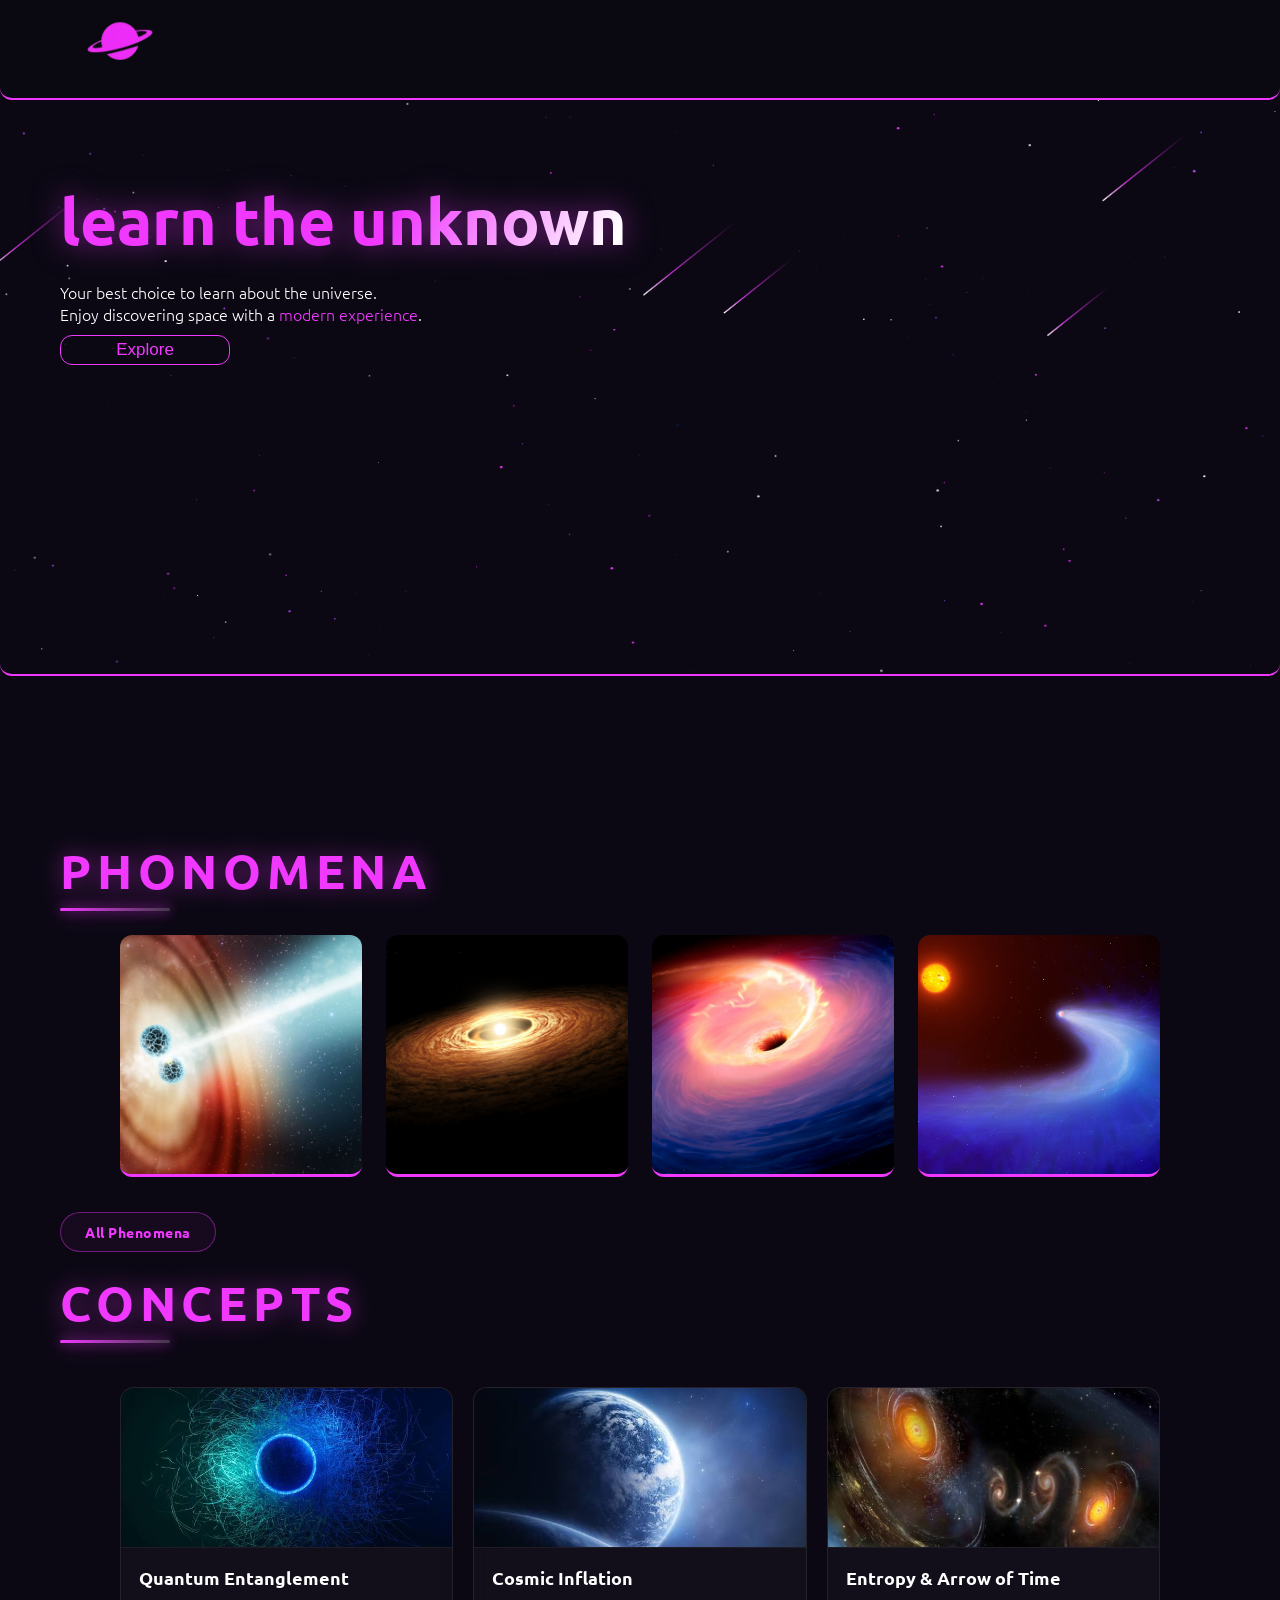
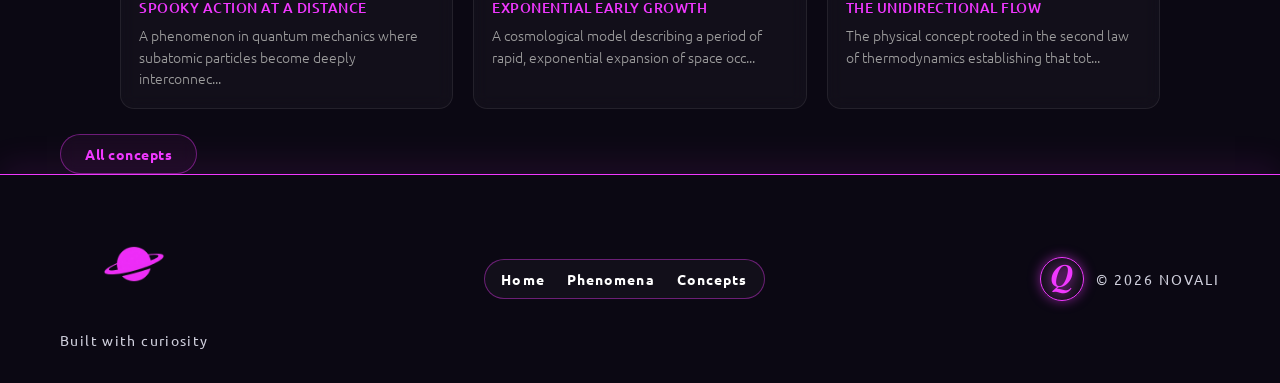
<file: index.html>
<!DOCTYPE html>
<html lang="en">

<head>
    <meta charset="UTF-8">
    <meta name="viewport" content="width=device-width, initial-scale=1.0">
    <link rel="stylesheet" href="https://cdnjs.cloudflare.com/ajax/libs/font-awesome/6.7.2/css/all.min.css">
    <link rel="stylesheet" href="index.css">
    <link rel="icon" href="images/tabImg.png" type="tabImg.png">
    <title>NOVALI</title>
</head>

<body>
    <div class="container">
        <header>
            <h2><img src="images/logo.png" alt="logo"></h2>
            <button class="menu-toggle" type="button" aria-label="Open menu" aria-expanded="false"
                aria-controls="main-menu">
                <i class="fa-solid fa-bars" aria-hidden="true"></i>
            </button>
            <nav id="main-menu" class="main-menu" aria-label="Main navigation">
                <a href="phenomena.html">Phenomena</a>
                <a href="concepts.html">concepts</a>
            </nav>
        </header>

        <div class="hero-section">
            <div class="hero-text">
                <h3>learn the unknown</h3>
                <p>
                    Your best choice to learn about the universe.<br>
                    Enjoy discovering space with a <span>modern experience</span>.
                </p><button id="exploreButton">Explore</button>
            </div>
            <canvas id="spaceCanvas"></canvas>
        </div>

        <div class="content">
            <h3 id="phenomenaTitle" class="section-title">phonomena</h3>
            <div id="cardParent"></div>

        </div>
        <div class="show-more-div">
            <a href="phenomena.html" class="show-more-btn">All Phenomena</a>
        </div>

        <div class="concept-div">
            <h3 class="section-title">concepts</h3>
            <div id="conceptsParent"></div>
        </div>
        <div class="show-more-div">
            <a href="concepts.html" class="show-more-btn">All concepts</a>
        </div>

        <footer class="site-footer">
            <div class="footer-content">
                <div class="footer-brand">
                    <img src="images/logo.png" alt="logo">
                    <p class="footer-tagline">Built with curiosity</p>
                </div>

                <nav class="footer-links" aria-label="Footer navigation">
                    <a href="index.html">Home</a>
                    <a href="phenomena.html">Phenomena</a>
                    <a href="concepts.html">Concepts</a>
                </nav>

                <div class="footer-q">
                    <span class="footer-q-mark">
                        <img src="images/tabImg.png" alt="NOVALI" class="footer-tab-logo">
                    </span>
                    <span class="footer-copy">© 2026 NOVALI</span>
                </div>
            </div>
        </footer>
    </div>
    <script src="index.js"></script>
</body>

</html>
</file>
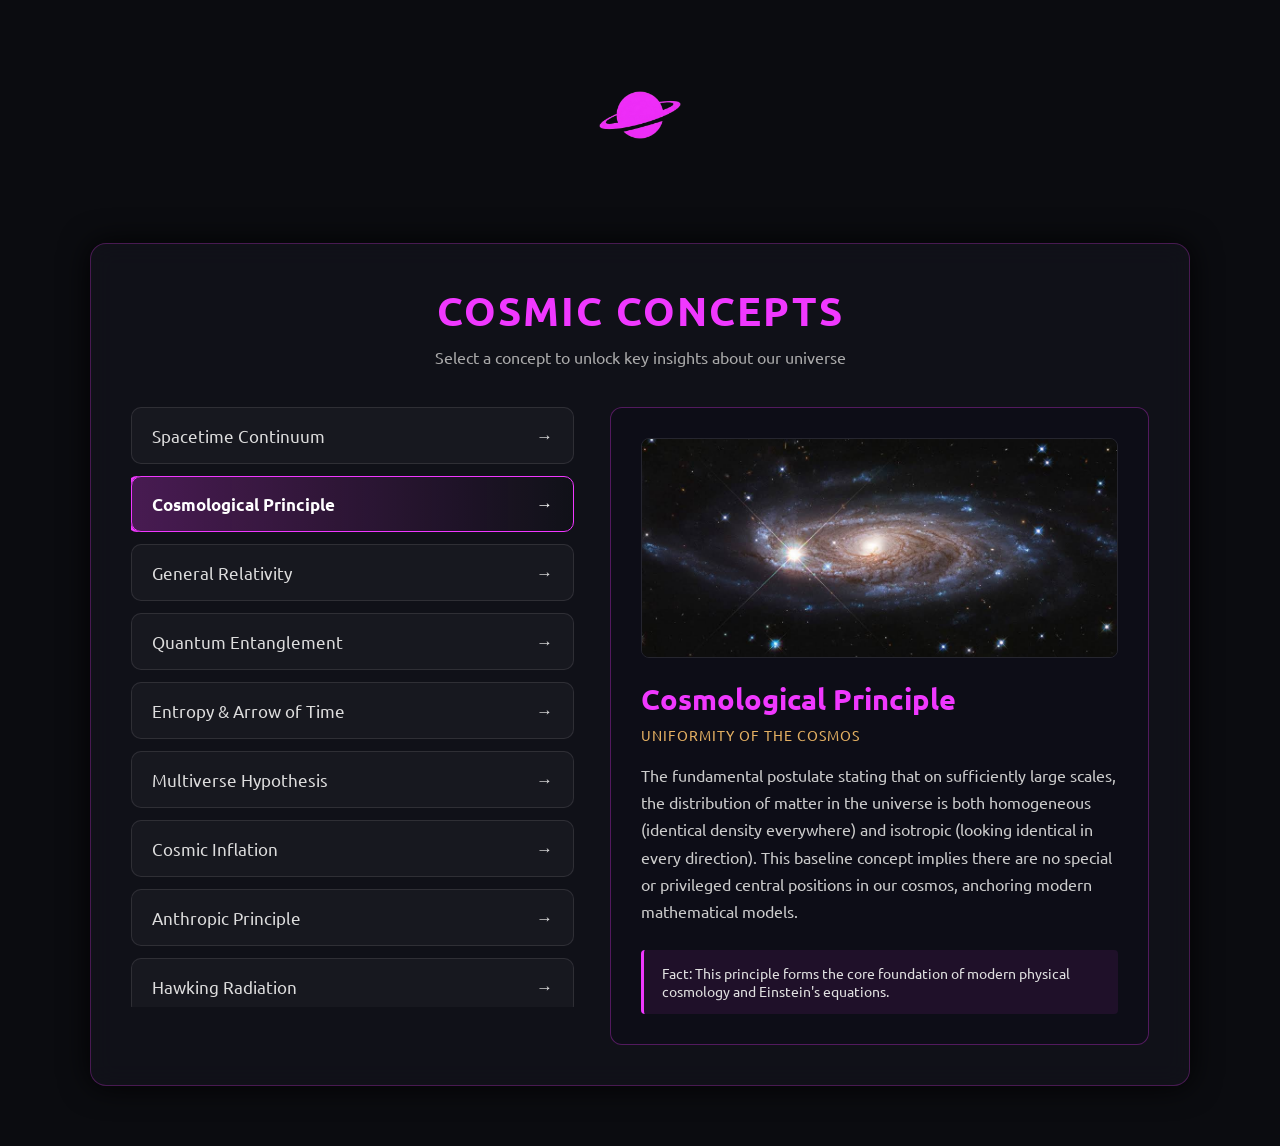
<file: concepts.html>
<!DOCTYPE html>
<html lang="en">

<head>
  <meta charset="UTF-8">
  <meta name="viewport" content="width=device-width, initial-scale=1.0">
  <title>Cosmic Concepts | Space Explorer</title>
  <link href="https://fonts.googleapis.com/css2?family=Ubuntu:wght@300;400;700&display=swap" rel="stylesheet">

  <link rel="stylesheet" href="concepts.css">
  <link rel="icon" href="images/tabImg.png" type="tabImg.png">

</head>

<body>


  <header>
    <a href="index.html" class="logo"><img src="images/logo.png" alt="logo"></a>
  </header>


  <main class="concepts-container">
    <h1 class="page-title">Cosmic Concepts</h1>
    <p class="page-subtitle">Select a concept to unlock key insights about our universe</p>

    <div class="glossary-grid">

      <div class="concepts-list" id="conceptsList"></div>

      <div class="display-card" id="displayCard">
        <div>
          <img id="conceptImg" class="concept-image" src="" alt="Space Concept">
          <h2 id="conceptTitle" class="card-title"></h2>
          <div id="conceptTagline" class="card-tagline"></div>
          <p id="conceptDesc" class="card-description"></p>
        </div>
        <div id="conceptFact" class="fact-box"></div>
      </div>
    </div>
  </main>


  <script src="concepts.js"></script>
</body>

</html>
</file>
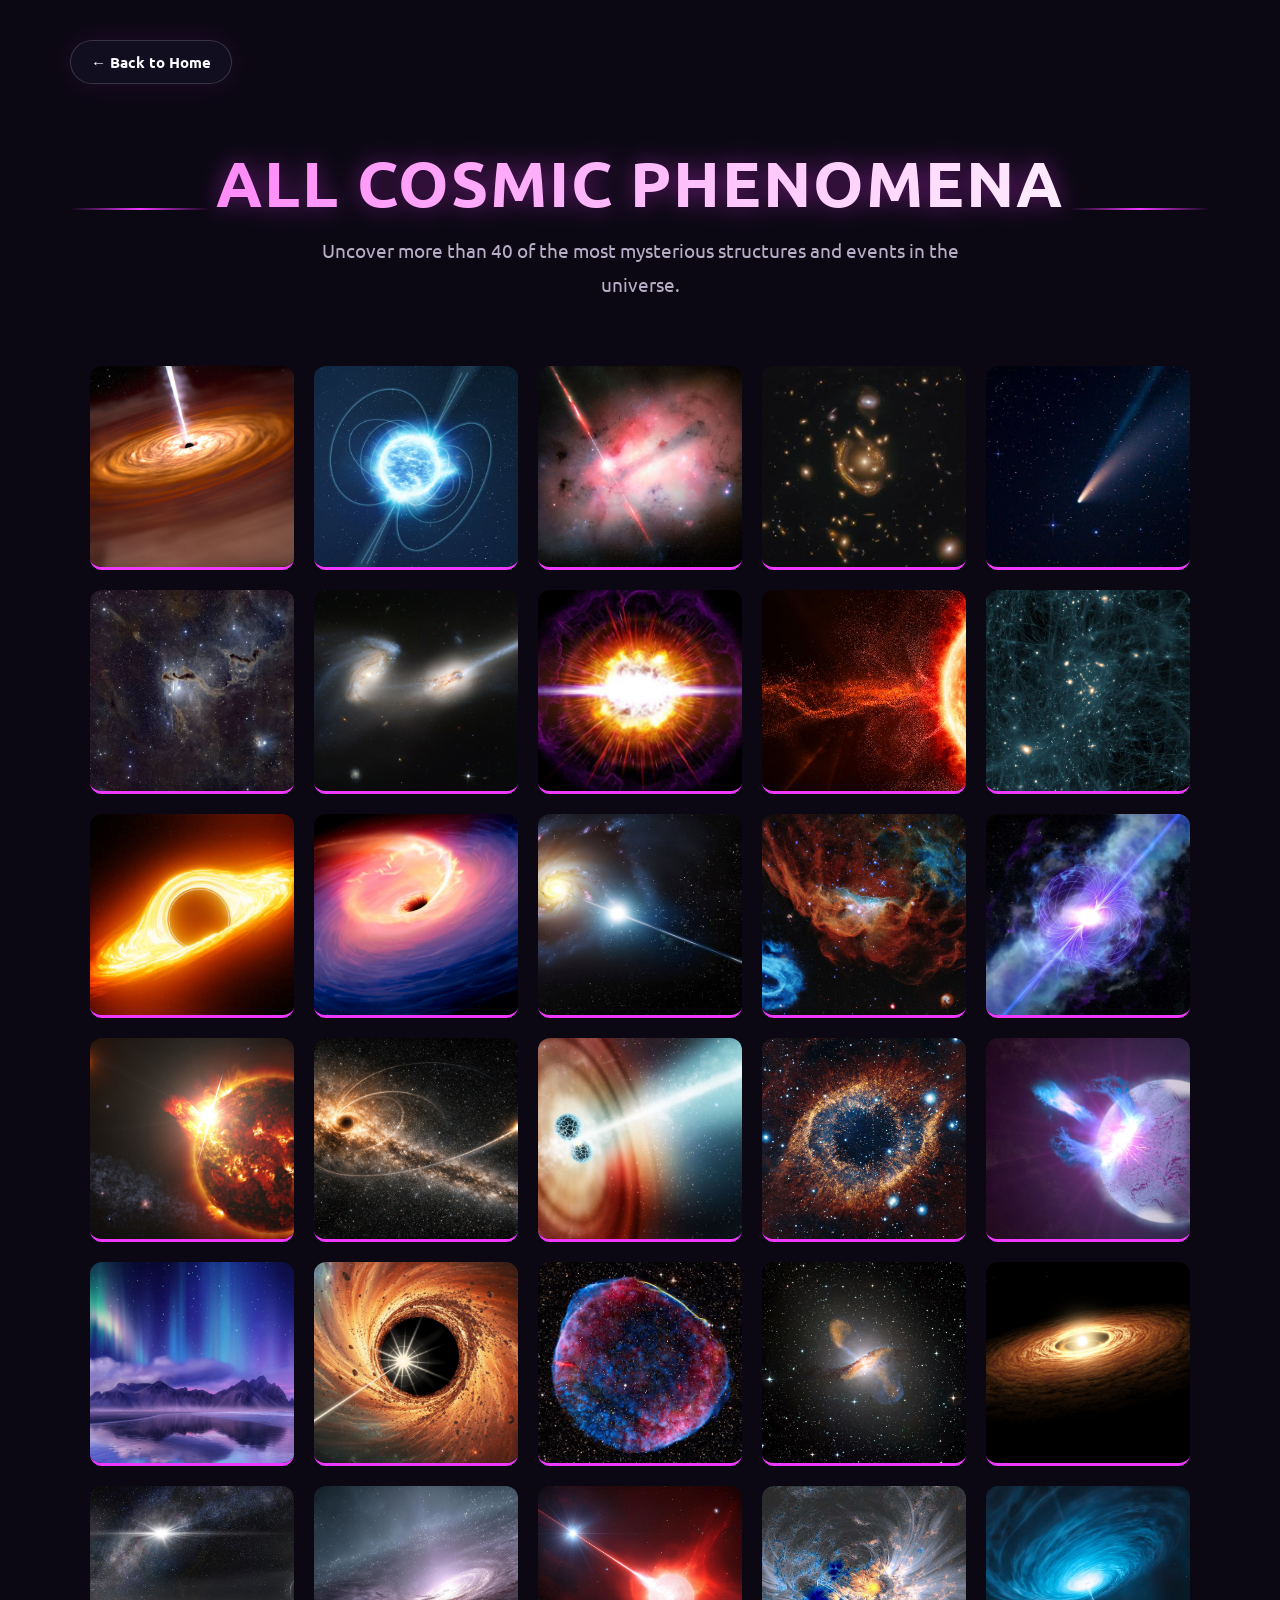
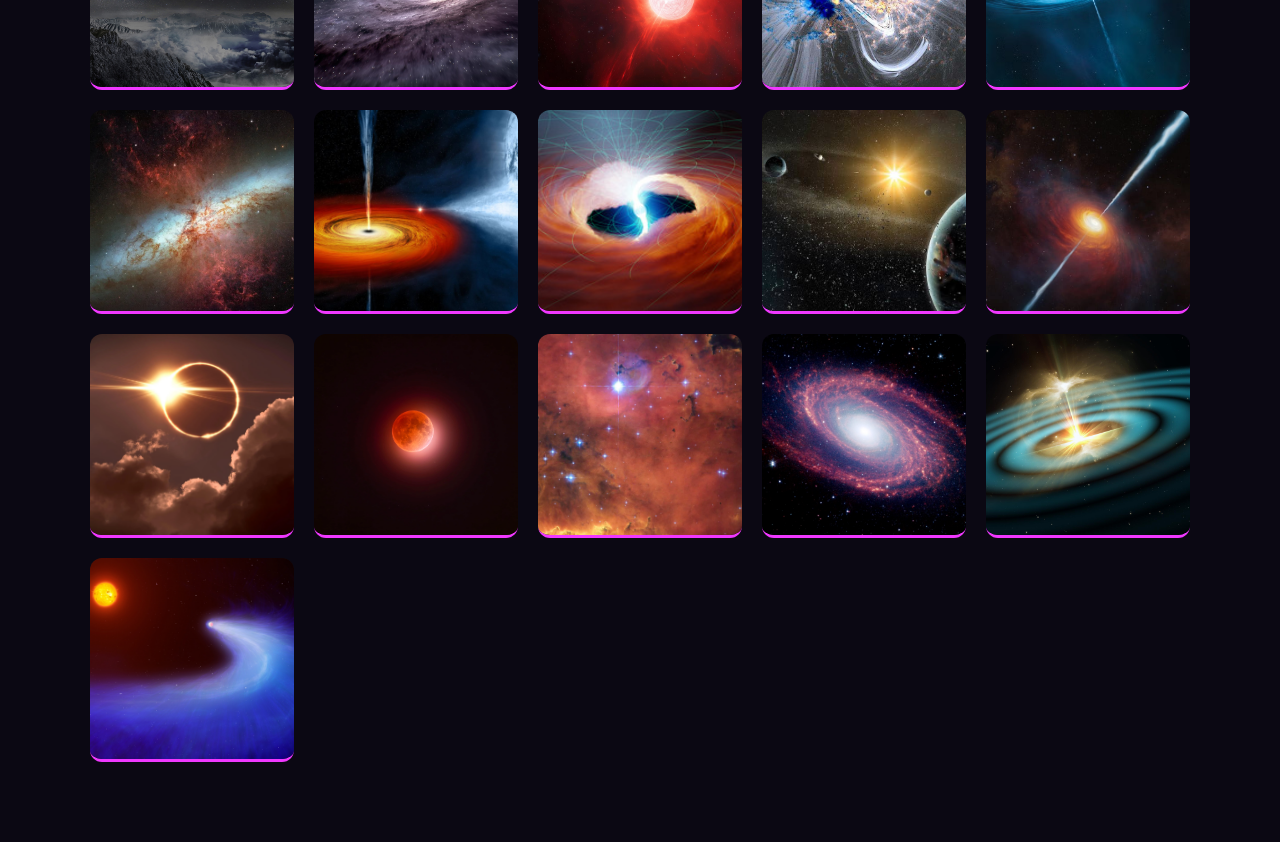
<file: phenomena.html>
<!DOCTYPE html>
<html lang="en">

<head>
  <meta charset="UTF-8">
  <meta name="viewport" content="width=device-width, initial-scale=1.0">
  <title>All Cosmic Phenomena</title>
  <link rel="stylesheet" href="phono.css">
  <link rel="icon" href="images/tabImg.png" type="tabImg.png">

</head>

<body class="dark-theme">

  <main class="all-phenomena-container">
    <a href="index.html" class="back-btn">← Back to Home</a>

    <header class="page-header">
      <h1>All Cosmic Phenomena</h1>
      <p>Uncover more than 40 of the most mysterious structures and events in the universe.</p>
    </header>

    <div id="allCardsParent" class="cards-grid"></div>
  </main>

  <script src="phono.js"></script>
</body>

</html>
</file>
<file: index.css>
@import url('https://fonts.googleapis.com/css2?family=Ubuntu:ital,wght@0,300;0,400;0,500;0,700;1,300;1,400;1,500;1,700&display=swap');




h1 {
  font-weight: 700;
}

p {
  font-weight: 300;
}

* {
  margin: 0;
  padding: 0;
  box-sizing: border-box;
}

:root {
  --bg-color: #0b0813;
  --accent: #151025;
  --bg-surface: #f038ff;
  --main-text: #fff;
  --second-text: #0b0813;
  --theme: #f038ff;
  --border-r: 12px;
  --matcing-pading: 0 60px;
}

body {
  background-color: var(--bg-color);
  font-family: "Ubuntu", sans-serif;
  color: #fff;

}

.container {
  display: flex;
  justify-content: center;
  flex-direction: column;
}

header {
  display: flex;
  justify-content: space-between;
  align-items: center;
  position: relative;
  background-color: #0b0913c8;
  padding: var(--matcing-pading);
  border-bottom: 2px solid var(--theme);
  width: 100%;
  height: 100px;
  border-radius: var(--border-r);
}

header img {
  width: 120px;
  padding-bottom: 10px;
  transition: all ease-in 0.3s;
}

header img:hover {
  filter: drop-shadow(0 0 8px rgba(240, 56, 255, 0.8));
}

.menu-toggle {
  display: none;
  align-items: center;
  justify-content: center;
  position: absolute;
  top: 24px;
  right: 24px;
  width: 44px;
  height: 44px;
  border: 1px solid var(--theme);
  border-radius: 8px;
  background: transparent;
  color: var(--theme);
  font-size: 1.25rem;
  cursor: pointer;
}



.main-menu {
  display: none;
  position: absolute;
  top: 76px;
  right: 24px;
  z-index: 5;
  padding: 8px;
  border: 1px solid var(--theme);
  border-radius: 8px;
  background: #151025;
  box-shadow: 0 8px 24px rgba(0, 0, 0, 0.4);
}

.main-menu.is-open {
  display: block;
}

.main-menu a {
  display: block;
  padding: 10px 14px;
  color: var(--main-text);
  text-decoration: none;
  white-space: nowrap;
  transition: all ease-in-out;
  border-bottom: 1px solid #ee38ff78;
}

.main-menu a:hover,
.main-menu a:focus-visible {
  color: var(--theme);
}

.hero-section {
  padding: var(--matcing-pading);
  display: flex;
  justify-content: space-between;
  align-items: center;
  height: 80vh;
  width: 100%;
  position: relative;
  overflow: hidden;
}

#spaceCanvas {
  position: absolute;
  top: 0;
  left: 0;
  width: 100%;
  height: 80%;
  z-index: 1;
  border-bottom: 2px solid var(--theme);
  border-radius: var(--border-r);
}

.hero-text {
  display: flex;
  flex-direction: column;
  justify-content: center;
  gap: 10px;
  position: absolute;
  top: 80px;
  z-index: 2;
}

.content,
.concept-div {
  display: flex;
  flex-direction: column;
  padding: var(--matcing-pading);
  padding-top: 20px;
  gap: 30px;
}

#cardParent {
  display: grid;
  grid-template-columns: repeat(auto-fill, minmax(200px, 1fr));
  gap: 24px;
  padding: var(--matcing-pading);
  padding-bottom: 0;
  padding-bottom: 10px;
}

#conceptsParent {
  display: grid;
  grid-template-columns: repeat(auto-fill, minmax(180px, 1fr));
  gap: 16px;
  padding: var(--matcing-pading);
  padding-bottom: 0;
}

#conceptsParent a {
  text-decoration: none;
}


.section-title {
  grid-column: 1 / -1;
  margin-bottom: 4px;
  font-size: clamp(2rem, 4vw, 3rem);
  font-weight: 800;
  letter-spacing: 0.12em;
  text-transform: uppercase;
  color: var(--main-text);
  position: relative;
  display: inline-block;
  background: linear-gradient(120deg, var(--theme) 25%, #ffffff 50%, var(--theme) 75%);
  background-size: 200% auto;
  -webkit-background-clip: text;
  -webkit-text-fill-color: transparent;
  background-clip: text;
  filter: drop-shadow(0 0 12px rgba(240, 56, 255, 0.45));
  animation: shineAnimation 4s linear infinite;
}

.section-title::after {
  content: "";
  position: absolute;
  left: 0;
  bottom: -10px;
  width: 110px;
  height: 3px;
  border-radius: 999px;
  background: linear-gradient(90deg, var(--theme), rgba(255, 255, 255, 0.2));
  box-shadow: 0 0 12px rgba(240, 56, 255, 0.7);
}

.content a {
  display: flex;
  flex-direction: column;
  align-items: center;
  justify-content: center;
  position: relative;
  aspect-ratio: 1 / 1;
  width: 100%;
  overflow: hidden;
  border-radius: 12px;
  text-decoration: none;
  background-color: #12121a;
  border-bottom: 3px solid var(--theme);
}

.content img {
  width: 100%;
  height: 100%;
  object-fit: cover;
  display: block;
}

.content span {
  position: absolute;
  bottom: 0;
  left: 0;
  width: 100%;
  padding: 12px 0;
  text-align: center;
  color: #ffffff;
  font-weight: bold;
  opacity: 0;
  transform: translateY(10px);
  transition: opacity 0.3s ease-in-out, transform 0.3s ease-in-out;
}

.content a:hover span {
  opacity: 1;
  transform: translateY(0);
}

.hero-text h3 {
  font-size: 40px;
  color: var(--theme);
  font-size: 4rem;
  font-weight: 900;
  margin-bottom: 10px;
  background: linear-gradient(120deg,
      var(--theme) 30%,
      #ffffff 50%,
      var(--theme) 70%);
 background-size: 200% auto;
  -webkit-background-clip: text;
  -webkit-text-fill-color: transparent;
  background-clip: text;


  filter: drop-shadow(0 0 15px rgba(240, 56, 255, 0.5));


  animation: shineAnimation 4s linear infinite;
}

@keyframes shineAnimation {
  0% {
    background-position: 200% center;
  }

  100% {
    background-position: 0% center;
  }
}

.hero-text p span {
  color: var(--theme);
}

.hero-text button {
  width: 30%;
  border: none;
  border: 0.5px solid var(--theme);
  background: transparent;
  color: var(--theme);
  border-radius: var(--border-r);
  padding: 4px 8px;
  font-size: 17px;
  transition: all ease-out 0.3s;
}

.hero-text button:hover {
  letter-spacing: 2px;
  background-color: var(--theme);
  color: var(--second-text);
  box-shadow: 0 0 10px var(--theme);
}

/* Details Page Layout */
.details-container {
  max-width: 800px;
  margin: 0 auto;
  padding: 40px 20px;
  color: #ffffff;
}

.back-btn {
  display: inline-block;
  color: #f038ff;
  text-decoration: none;
  font-weight: 600;
  margin-bottom: 24px;
  transition: transform 0.2s ease;
}

.back-btn:hover {
  transform: translateX(-4px);
}

.detail-hero {
  text-align: center;
  margin-bottom: 40px;
}

.detail-img {
  width: 100%;
  max-height: 400px;
  object-fit: cover;
  border-radius: 16px;
  display: block;
  box-shadow: 0 8px 30px rgba(0, 0, 0, 0.5);
}

.detail-image-frame {
  position: relative;
  overflow: hidden;
  width: 100%;
  padding: 3px;
  margin-bottom: 20px;
  border-radius: 19px;
  background: #12121a;
  box-shadow: 0 8px 30px rgba(0, 0, 0, 0.5), 0 0 24px rgba(240, 56, 255, 0.3);
}

.detail-image-frame::before {
  content: "";
  position: absolute;
  inset: -150%;
  background: conic-gradient(from 0deg, #f038ff, #e4b062, #6d5dfc, #f038ff);
  animation: detailBorderSpin 5s linear infinite;
}

.detail-image-frame .detail-img {
  position: relative;
  z-index: 1;
}

@keyframes detailBorderSpin {
  to {
    transform: rotate(360deg);
  }
}

.detail-title {
  font-size: 2.2rem;
  color: #e4b062;
}

.content-section {
  background: #12121a;
  border: 1px solid #2a2a3d;
  border-radius: 12px;
  padding: 20px 24px;
  margin-bottom: 20px;
  transition: all ease-in-out 0.3s;
}

.content-section h2 {
  color: #f038ff;
  font-size: 1.3rem;
  margin-bottom: 10px;
}

.content-paragraph {
  line-height: 1.7;
  color: #d1d1e0;
}

.content-section:hover {
  background-color: #230426;
}

.show-more-div {
  padding: var(--matcing-pading);
  padding-bottom: 0;
}


/*SHOW MORE BUTTON (START)*/
.show-more-btn {
  display: inline-flex;
  align-items: center;
  justify-content: center;
  gap: 8px;
  padding: 10px 24px;
  width: fit-content;
  margin: 25px auto 0 auto;
  color: var(--theme, #f038ff);
  background: rgba(240, 56, 255, 0.05);
  border: 1px solid rgba(240, 56, 255, 0.4);
  border-radius: 20px;
  font-family: 'Ubuntu', sans-serif;
  font-size: 0.9rem;
  font-weight: 600;
  text-decoration: none;
  letter-spacing: 0.5px;
  backdrop-filter: blur(8px);
  cursor: pointer;
  transition: all 0.3s cubic-bezier(0.4, 0, 0.2, 1);
}

.show-more-btn:hover {
  background: var(--theme, #f038ff);
  color: #000;
  border-color: var(--theme, #f038ff);
  transform: translateY(-2px);
  box-shadow: 0 0 20px rgba(240, 56, 255, 0.5),
    0 0 40px rgba(240, 56, 255, 0.2);
}

.show-more-btn:active {
  transform: translateY(0);
}

/*SHOW MORE BUTTON (END)*/



/*CONCEPTS SECTION - MAIN PAGE CARDS (START)*/
#conceptsParent,
#mainConceptsList {
  display: grid;
  grid-template-columns: repeat(auto-fit, minmax(260px, 1fr));
  gap: 20px;
  width: 100%;
  margin-top: 20px;
}


.concept-card {
  background: rgba(255, 255, 255, 0.03);
  border: 1px solid rgba(255, 255, 255, 0.08);
  border-radius: 14px;
  overflow: hidden;
  cursor: pointer;
  display: flex;
  flex-direction: column;
  transition: transform 0.3s ease, border-color 0.3s ease, box-shadow 0.3s ease;
  backdrop-filter: blur(8px);
}



.concept-card-img {
  width: 100%;
  height: 160px;
  object-fit: cover;
  border-bottom: 1px solid rgba(255, 255, 255, 0.05);
  transition: transform 0.3s ease;
}


/* Card Content Area */
.concept-card-body {
  padding: 18px;
  display: flex;
  flex-direction: column;
  gap: 8px;
  flex-grow: 1;
}

.concept-card-body h3 {
  color: #fff;
  font-family: 'Ubuntu', sans-serif;
  font-size: 1.15rem;
  font-weight: 700;
  margin: 0;
}

.concept-card-body .tagline {
  color: #f038ff;

  font-size: 0.85rem;
  font-weight: 500;
  text-transform: uppercase;
  letter-spacing: 0.5px;
  margin: 0;
}

.concept-card-body .desc {
  color: #a0a0a0;
  font-size: 0.9rem;
  line-height: 1.5;
  margin: 0;
}
/*CONCEPTS SECTION - MAIN PAGE CARDS (END)*/

.site-footer {
  width: 100%;
  padding: 34px 60px;
  border-top: 1px solid var(--theme);
  background: var(--bg-color);
  color: var(--main-text);
  box-shadow: 0 -12px 30px rgba(240, 56, 255, 0.08);
}

.footer-content {
  max-width: 1200px;
  margin: 0 auto;
  display: flex;
  align-items: center;
  justify-content: space-between;
  gap: 30px;
  flex-wrap: wrap;
}

.footer-brand {
  display: flex;
  flex-direction: column;
  align-items: center;
  gap: 12px;
}

.footer-brand img {
  width: 110px;
}

.footer-tagline {
  color: #d0d0dd;
  font-size: 0.86rem;
  font-weight: 400;
  letter-spacing: 0.10em;
  margin: 0;
}

.footer-links {
  display: flex;
  align-items: center;
  gap: 22px;
  padding: 10px 16px;
  border-radius: 999px;
  border: 1px solid rgba(240, 56, 255, 0.4);
  background: rgba(255, 255, 255, 0.03);
}

.footer-links a {
  color: var(--main-text);
  text-decoration: none;
  font-weight: 600;
  font-size: 0.86rem;
  letter-spacing: 0.08em;
  transition: color 0.25s ease, transform 0.25s ease, border-color 0.25s ease;
  position: relative;
}

.footer-links a::after {
  content: "";
  position: absolute;
  left: 0;
  right: 0;
  bottom: -8px;
  height: 2px;
  background: var(--theme);
  transform: scaleX(0);
  transform-origin: left;
  transition: transform 0.25s ease;
}

.footer-links a:hover,
.footer-links a:focus-visible {
  color: var(--theme);
  transform: translateY(-2px);
}

.footer-links a:hover::after,
.footer-links a:focus-visible::after {
  transform: scaleX(1);
}

.footer-q {
  display: flex;
  align-items: center;
  gap: 12px;
}

.footer-q-mark {
  width: 44px;
  height: 44px;
  border-radius: 50%;
  display: inline-flex;
  align-items: center;
  justify-content: center;
  border: 1px solid var(--theme);
  background: rgba(255, 255, 255, 0.03);
  box-shadow: 0 0 12px rgba(240, 56, 255, 0.5);
  overflow: hidden;
}

.footer-tab-logo {
  width: 32px;
  height: 32px;
  object-fit: contain;
  border-radius: 50%;
  filter: drop-shadow(0 0 6px rgba(240, 56, 255, 0.8));
}

.footer-copy {
  color: #d0d0dd;
  font-size: 0.88rem;
  letter-spacing: 0.14em;
  white-space: nowrap;
}

@media (max-width: 600px) {
  .page-header h1 {
    font-size: 1.8rem;
  }
}

@media (max-width: 768px) {
  header {
    padding: 5px;
  }

  .menu-toggle {
    display: flex;
  }

  .hero-section {
    padding: 15px;
  }

  .hero-text h3 {
    font-size: 35px;
  }

  .hero-text button {
    width: 40%;
  }

  #cardParent {
    grid-template-columns: repeat(auto-fit, minmax(130px, 1fr));
    gap: 12px;
    padding: 10px;
  }

  .concept-div,
  .content {
    padding:  20px 20px 0;
  }

    .show-more-div{
      padding:0 20px 40px;
    }


  .content span {
    font-size: 0.9rem;
    padding: 10px 0;
  }

  .details-container {
    padding: 20px 16px;
  }

  .detail-hero {
    margin-bottom: 24px;
  }

  .detail-img {
    max-height: 250px;
    border-radius: 12px;
  }

  .detail-title {
    font-size: 1.6rem;
    margin-top: 12px;
  }

  .content-section {
    padding: 16px 18px;
    margin-bottom: 16px;
    border-radius: 10px;
  }

  .content-section h2 {
    font-size: 1.15rem;
  }

  .content-paragraph {
    font-size: 0.95rem;
    line-height: 1.6;
  }

  .back-btn {
    font-size: 0.9rem;
    margin-bottom: 16px;
  }

  .site-footer {
    padding: 24px 24px;
  }

  .footer-content {
    flex-direction: column;
    align-items: center;
    text-align: center;
  }

  .footer-brand {
    align-items: center;
  }

  .footer-links {
    flex-wrap: wrap;
    justify-content: center;
    border-radius: 16px;
  }

  #conceptsParent {
    padding: 10px;
  }
}


@media (min-width: 601px) and (max-width: 900px) {
  .details-container {
    padding: 30px 24px;
  }

  .detail-img {
    max-height: 320px;
  }

  .detail-title {
    font-size: 1.9rem;
  }
}
</file>
<file: concepts.css>
* {
  box-sizing: border-box;
  margin: 0;
  padding: 0;
}

body {
  background-color: #0b0c10;
  color: #ffffff;
  font-family: 'Ubuntu', sans-serif;
  min-height: 100vh;
  display: flex;
  flex-direction: column;
  align-items: center;
  padding: 20px;
  overflow-x: hidden;
}


header {
  width: 100%;
  max-width: 1100px;
  display: flex;
  justify-content: center;
  align-items: center;
  padding: 20px 0 40px;
}

header img {
  width: 150px;
  padding-bottom: 10px;
}


.concepts-container {
  width: 100%;
  max-width: 1100px;
  background: rgba(20, 20, 30, 0.65);
  border: 1px solid rgba(240, 56, 255, 0.25);
  border-radius: 16px;
  padding: 40px;
  backdrop-filter: blur(12px);
  box-shadow: 0 0 30px rgba(0, 0, 0, 0.9);
  margin-bottom: 40px;
}

.page-title {
  font-size: 2.5rem;
  color: #f038ff;
  text-align: center;
  margin-bottom: 10px;
  text-transform: uppercase;
  letter-spacing: 2px;
}

.page-subtitle {
  text-align: center;
  color: #aaa;
  margin-bottom: 40px;
  font-size: 1rem;
}


.glossary-grid {
  display: grid;
  grid-template-columns: 1fr 1.2fr;
  gap: 30px;
}

.concepts-list {
  display: flex;
  flex-direction: column;
  gap: 12px;

  max-height: 600px;
  overflow-y: auto;
  padding-right: 6px;
}


.concept-btn {
  background: rgba(255, 255, 255, 0.03);
  border: 1px solid rgba(255, 255, 255, 0.1);
  color: #ddd;
  padding: 16px 20px;
  border-radius: 10px;
  font-family: 'Ubuntu', sans-serif;
  font-size: 1.05rem;
  text-align: left;
  cursor: pointer;
  transition: all 0.3s ease;

  display: flex;
  justify-content: space-between;
  align-items: center;
  flex-shrink: 0;
}


.concepts-list::-webkit-scrollbar {
  width: 5px;
}

.concepts-list::-webkit-scrollbar-track {
  background: rgba(255, 255, 255, 0.03);
  border-radius: 4px;
}

.concepts-list::-webkit-scrollbar-thumb {
  background: #f038ff;
  border-radius: 4px;
}

.concept-btn::-webkit-scrollbar {
  width: 4px;
}

.concept-btn::-webkit-scrollbar-thumb {
  background: rgba(240, 56, 255, 0.5);
  border-radius: 4px;
}

.concept-btn:hover {
  border-color: #f038ff;
  background: rgba(240, 56, 255, 0.1);
  transform: translateX(5px);
}

.concept-btn.active {
  background: linear-gradient(90deg, rgba(240, 56, 255, 0.25), transparent);
  border-color: #f038ff;
  color: #fff;
  font-weight: 700;
  box-shadow: -4px 0 0 #f038ff;
}


.display-card {
  background: rgba(15, 15, 25, 0.85);
  border: 1px solid rgba(240, 56, 255, 0.3);
  border-radius: 12px;
  padding: 30px;
  display: flex;
  flex-direction: column;
  justify-content: space-between;
  animation: fadeIn 0.4s ease-in-out;
}

.concept-image {
  width: 100%;
  height: 220px;
  object-fit: cover;
  border-radius: 8px;
  margin-bottom: 20px;
  border: 1px solid rgba(255, 255, 255, 0.1);
}

.card-title {
  font-size: 1.8rem;
  color: #f038ff;
  margin-bottom: 8px;
}

.card-tagline {
  font-size: 0.9rem;
  color: #e4b062;
  margin-bottom: 18px;
  text-transform: uppercase;
  letter-spacing: 1px;
}

.card-description {
  font-size: 1rem;
  line-height: 1.7;
  color: #ccc;
  margin-bottom: 25px;
}

.fact-box {
  background: rgba(240, 56, 255, 0.08);
  border-left: 3px solid #f038ff;
  padding: 14px 18px;
  border-radius: 4px;
  font-size: 0.9rem;
  color: #e0e0e0;
}

@keyframes fadeIn {
  from {
    opacity: 0;
    transform: translateY(10px);
  }

  to {
    opacity: 1;
    transform: translateY(0);
  }
}

@media (max-width: 768px) {
  .glossary-grid {
    grid-template-columns: 1fr;
  }

  .page-title {
    font-size: 2rem;
  }
}

@media (max-width: 768px) {
  .concepts-container {
    padding: 25px 20px;
  }

  .glossary-grid {
    grid-template-columns: 1fr;
    gap: 25px;
  }

  .page-title {
    font-size: 2rem;
  }

  .concept-image {
    height: 180px;
  }
}


@media (max-width: 480px) {
  body {
    padding: 12px;
  }

  header {
    padding: 10px 0 25px;
  }

  .logo {
    font-size: 1.2rem;
  }

  .back-btn {
    padding: 8px 14px;
    font-size: 0.85rem;
  }

  .page-title {
    font-size: 1.6rem;
  }

  .page-subtitle {
    font-size: 0.88rem;
    margin-bottom: 25px;
  }

  .concept-btn {
    padding: 14px 16px;
    font-size: 0.95rem;
  }

  .display-card {
    padding: 20px;
  }

  .card-title {
    font-size: 1.4rem;
  }

  .card-description {
    font-size: 0.9rem;
  }
}
</file>
<file: phono.css>
@import url('https://fonts.googleapis.com/css2?family=Ubuntu:ital,wght@0,300;0,400;0,500;0,700;1,300;1,400;1,500;1,700&display=swap');

:root {
    --bg: #0b0813;
    --panel: #151025;
    --panel-soft: #211b36;
    --text: #fdfaff;
    --muted: #b8adc6;
    --dim: #826b8f;
    --theme: #f038ff;
    --theme-hot: #ff7af6;
    --theme-soft: rgba(240, 56, 255, 0.16);
    --line: rgba(255, 255, 255, 0.16);
    --shadow: rgba(240, 56, 255, 0.42);
    --deep: #060510;
    --font: "Ubuntu", "Segoe UI", Tahoma, Geneva, Verdana, sans-serif;
}

* {
    box-sizing: border-box;
    -webkit-font-smoothing: antialiased;
}

body {
    min-height: 100vh;
    margin: 0;
    font-family: var(--font);
    color: var(--text);
    background-color: #0b0813;
    display: flex;
    align-items: center;
    justify-content: center;
}



.all-phenomena-container {
    width: min(1200px, calc(100vw - 48px));
    min-height: 100vh;
    padding: 40px 30px 80px;
    position: relative;
    z-index: 2;
}

.back-btn {
    display: inline-flex;
    align-items: center;
    gap: 10px;
    padding: 11px 20px;
    border-radius: 999px;
    border: 1px solid var(--line);
    color: var(--text);
    text-decoration: none;
    font-weight: 700;
    font-size: 0.95rem;
    background: rgba(21, 16, 37, 0.75);
    box-shadow: 0 0 30px rgba(240, 56, 255, 0.10);
    transition: transform 0.25s ease, border 0.25s ease, box-shadow 0.25s ease;
}

.back-btn:hover {
    color: var(--theme-hot);
    border-color: var(--theme);
    box-shadow: 0 0 30px var(--shadow);
    transform: translateY(-3px);
}

.page-header {
    text-align: center;
    padding: 64px 20px 30px;
    position: relative;
}

.page-header::before,
.page-header::after {
    content: "";
    position: absolute;
    width: 140px;
    height: 2px;
    background: linear-gradient(90deg, transparent, var(--theme), transparent);
    top: 50%;
}

.page-header::before {
    left: 0;
}

.page-header::after {
    right: 0;
}

.page-header h1 {
    margin: 0 0 16px;
    font-size: clamp(2.8rem, 5vw, 4.8rem);
    font-weight: 800;
    line-height: 1.1;
    letter-spacing: 0.03em;
    color: var(--text);
    text-transform: uppercase;
    background: linear-gradient(120deg, var(--theme-hot), var(--text), var(--theme));
    background-size: 200% auto;
    -webkit-background-clip: text;
    color: transparent;
    filter: drop-shadow(0 0 12px var(--shadow));
    animation: shineAnimation 5s linear infinite;
}

.page-header p {
    max-width: 660px;
    margin: 0 auto;
    color: var(--muted);
    font-size: clamp(1rem, 2vw, 1.18rem);
    line-height: 1.8;
}

.cards-grid {
    width: min(1100px, 100%);
    margin: 34px auto 0;
    display: grid;
    grid-template-columns: repeat(auto-fit, minmax(180px, 1fr));
    gap: 20px;
}

.cards-grid a {
    display: flex;
    flex-direction: column;
    align-items: center;
    justify-content: center;
    position: relative;
    aspect-ratio: 1 / 1;
    width: 100%;
    overflow: hidden;
    border-radius: 12px;
    text-decoration: none;
    background-color: #12121a;
    border-bottom: 3px solid var(--theme);
    transition: all ease-in-out 0.3s;
}

.cards-grid a::before {
    content: '';
    position: absolute;
    top: 0;
    left: -150%;
    width: 100%;
    height: 100%;
    background: linear-gradient(
        90deg,
        transparent 0%,
        rgba(255, 255, 255, 0) 20%,
        rgba(120, 120, 120, 0.173) 50%,
        rgba(255, 255, 255, 0) 80%,
        transparent 100%
    );
    transform: skewX(-25deg);
    z-index: 2;
    pointer-events: none;
    animation: shineSweep 3.5s infinite ease-in-out;
}

.cards-grid a img {
    width: 100%;
    height: 100%;
    object-fit: cover;
    display: block;
}

.cards-grid a span {
    position: absolute;
    bottom: 0;
    left: 0;
    width: 100%;
    padding: 12px 0;
    text-align: center;
    color: #ffffff;
    font-weight: bold;
    opacity: 0;
    transform: translateY(10px);
    transition: opacity 0.3s ease-in-out, transform 0.3s ease-in-out;
    z-index: 3;
}

@keyframes shineSweep {
    0% {
        left: -150%;
    }
    20% {
        left: 150%;
    }
    100% {
        left: 150%;
    }
}



.cards-grid a:hover,
.cards-grid a:focus {
    transform: translateY(-8px);
    border-color: var(--theme);
    box-shadow: 0 0 22px var(--shadow), 0 16px 48px rgba(0, 0, 0, 0.48);
}

.cards-grid a:hover::before,
.cards-grid a:focus::before {
    opacity: 1;
}

.cards-grid a:hover span {
    opacity: 1;
    transform: translateY(0);
}



@keyframes shineAnimation {
    0% {
        background-position: 200% center;
    }

    100% {
        background-position: -200% center;
    }
}

@media (max-width: 768px) {
    .all-phenomena-container {
        padding: 30px 14px 56px;
    }

    .page-header {
        padding-top: 40px;
    }

    .cards-grid {
        grid-template-columns: repeat(2, minmax(0, 1fr));
    }
    
}
</file>
